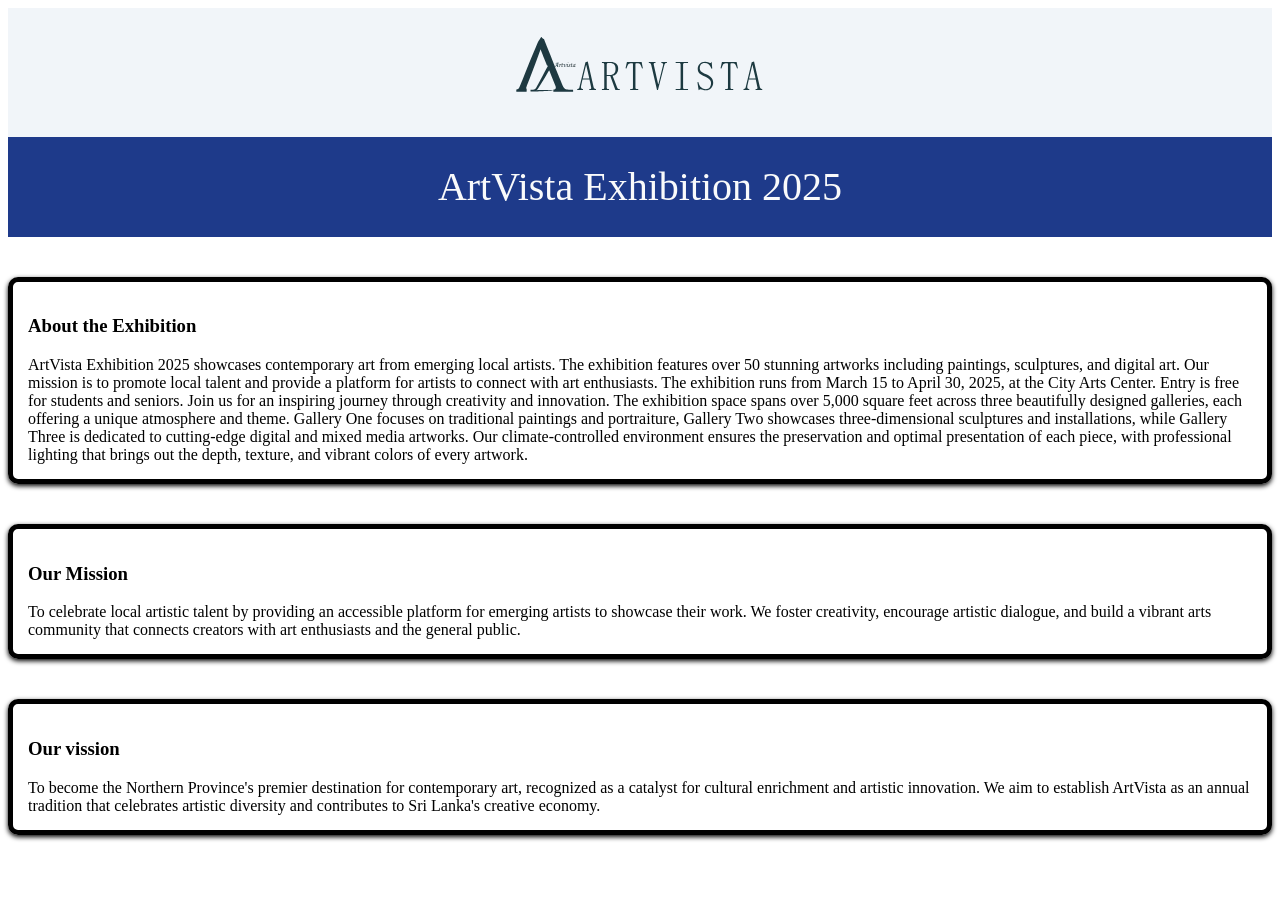
<file: style/index.html>
<html>
   <head>
   <title> </title>
      
    <link rel="stylesheet" href="style.css">
   
   
   
   
   </head>
   
   
   <body> 
        <header id="header"> 
          
		<img id="logo" src="logo.svg">  
	    <div id="head">ArtVista Exhibition 2025</div>
		
		</header>
       
        <div id="pr"> 
		     
            <div class="con"> <h3 class="he">About the Exhibition</h3>
              ArtVista Exhibition 2025 showcases contemporary art from emerging local artists. 
			  The exhibition features over 50 stunning artworks including paintings, sculptures, and digital art.
			  Our mission is to promote local talent and provide a platform for artists to connect with art enthusiasts.
			  The exhibition runs from March 15 to April 30, 2025, at the City Arts Center.
			  Entry is free for students and seniors. Join us for an inspiring journey through creativity and innovation.
			  
			  The exhibition space spans over 5,000 square feet across three beautifully designed galleries, each offering a unique atmosphere and theme.
			  Gallery One focuses on traditional paintings and portraiture, Gallery Two showcases three-dimensional sculptures and installations, while Gallery Three is dedicated to cutting-edge digital and mixed media artworks.
			  Our climate-controlled environment ensures the preservation and optimal presentation of each piece, with professional lighting that brings out the depth, texture, and vibrant colors of every artwork.
			  
			  </div>
            
			<div class="con"> <h3 class="he">Our Mission</h3>  
               To celebrate local artistic talent by providing an accessible platform for emerging artists to showcase their work. 
			   We foster creativity, encourage artistic dialogue, and build a vibrant arts community that connects creators with art enthusiasts and the general public.
			   </div>
            
			<div class="con"> <h3 class="he"> Our vission</h3>
               To become the Northern Province's premier destination for contemporary art, recognized as a catalyst for cultural enrichment and artistic innovation. 
			   We aim to establish ArtVista as an annual tradition that celebrates artistic diversity and contributes to Sri Lanka's creative economy.            
            </div>

   
   
   
   
   
   
   </body>
  


















</html>
</file>
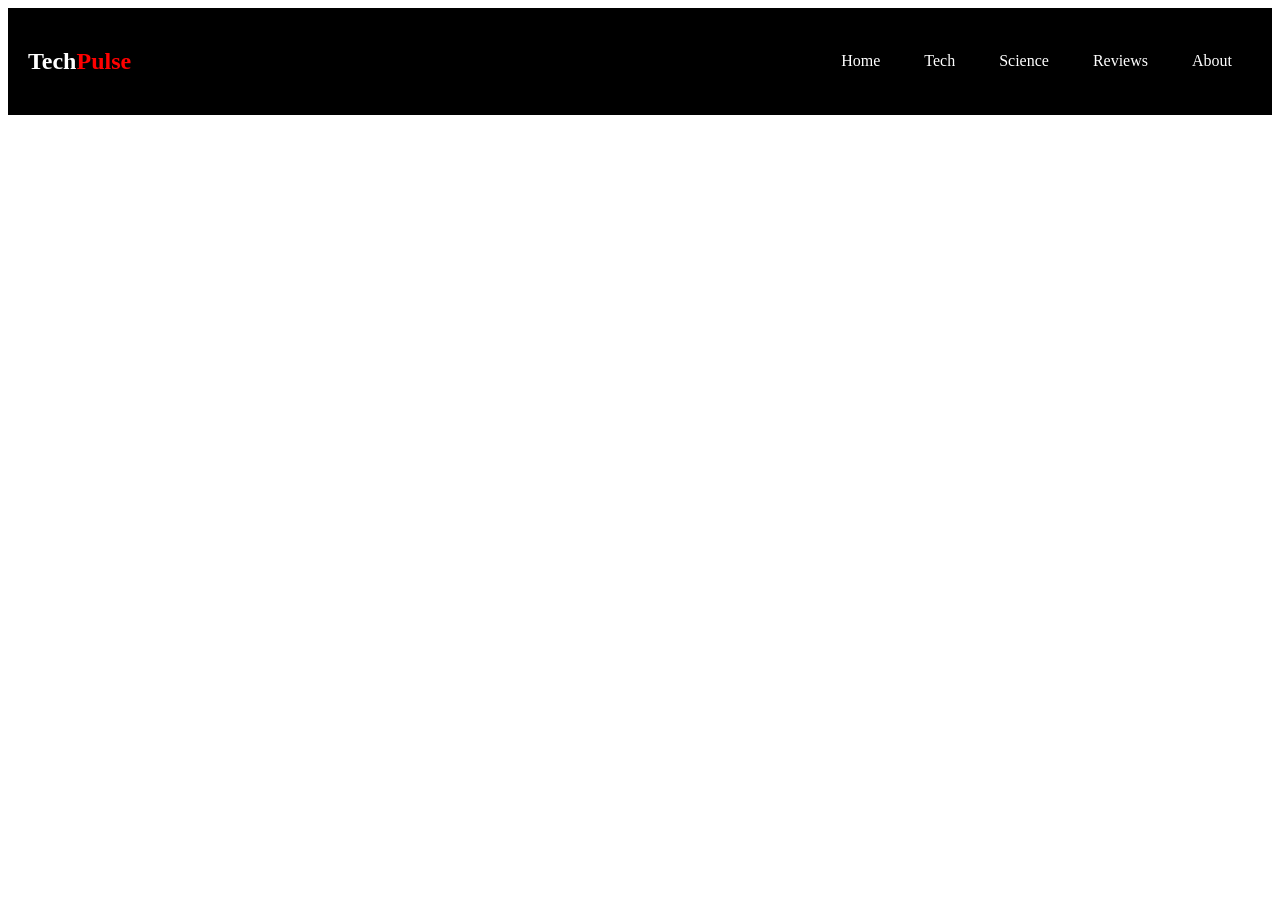
<file: tec/index.html>
<html>
	<head>
	   <title></title>
	   
		<link rel="stylesheet" href="style.css">



	</head>
	   
	   

	<body>
		<nav id="nav">
			<div>
				<h2 style="color:white;">Tech</h2>
				<h2 style="color:red;">Pulse</h2> 
			</div>
			<ul type="none">
				 
				 <li class="li"> Home </li></div>
				 <li class="li">Tech </li> </div>
				 <li class="li"> Science</li>
				 <li class="li">Reviews</li>
				 <li class="li">About</li>	 
		   
			</ul>
		
		</nav>
	</body>

</html>
</file>
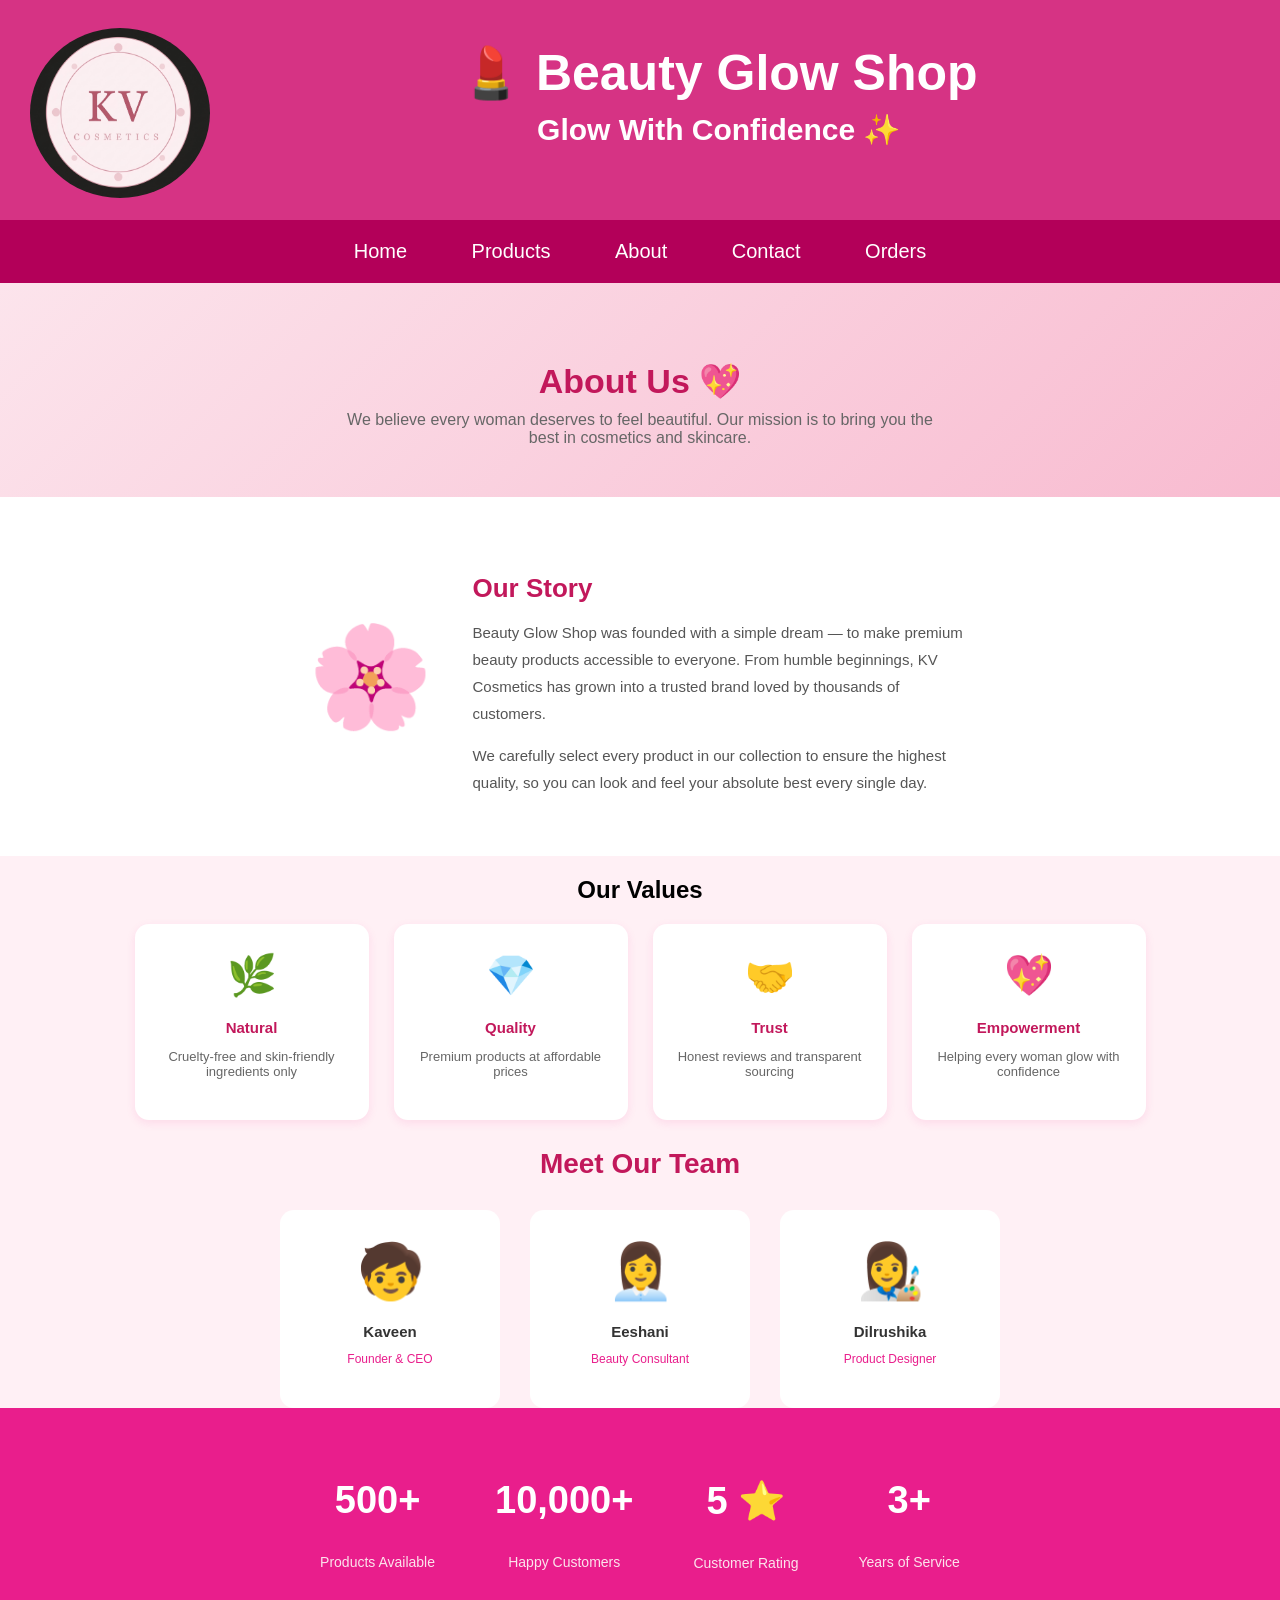
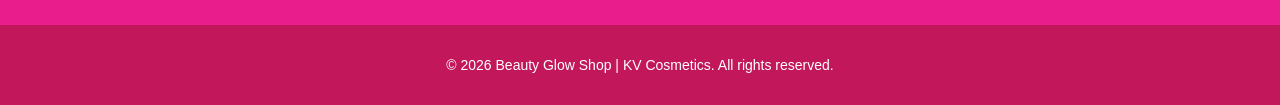
<file: project/about.html>
<!DOCTYPE html>
<html>
<head>
  <title>About</title>
  <link rel="stylesheet" href="style_homepage.css">
</head>
<body>
  
<header>
  <div class="div">
  <img class="logo" src="logo.png">
  <h1>💄 Beauty Glow Shop <br> <p class="gw">Glow With Confidence ✨</p></h1>
  </div>
  
  
</header>

<nav>
  <a href="index.html">Home</a>
  <a href="products.html">Products</a>
  <a href="about.html">About</a>
  <a href="contact.html">Contact</a>
  <a href="cart.html">Orders</a>
</nav>


 <div class="about-banner">
    <h2>About Us 💖</h2>
    <p>We believe every woman deserves to feel beautiful. Our mission is to bring you the best in cosmetics and skincare.</p>
  </div>   
   
  <div class="story">
    <div class="story-emoji">🌸</div>
      <div class="story-text">
      <h3>Our Story</h3>
      <p>Beauty Glow Shop was founded with a simple dream — to make premium beauty products accessible to everyone. From humble beginnings, KV Cosmetics has grown into a trusted brand loved by thousands of customers.</p>
      <p>We carefully select every product in our collection to ensure the highest quality, so you can look and feel your absolute best every single day.</p>
      </div>
    </div>
  <div class="Value">
  <h2>Our Values</h2>
      <div class="values-grid">
      <div class="value-card">
        <div class="icon">🌿</div>
        <h4>Natural</h4>
        <p>Cruelty-free and skin-friendly ingredients only</p>
      </div>
        
       <div class="value-card">
        <div class="icon">💎</div>
        <h4>Quality</h4>
        <p>Premium products at affordable prices</p>
      </div>
      <div class="value-card">
        <div class="icon">🤝</div>
        <h4>Trust</h4>
        <p>Honest reviews and transparent sourcing</p>
      </div>
      <div class="value-card">
        <div class="icon">💖</div>
        <h4>Empowerment</h4>
        <p>Helping every woman glow with confidence</p>
      </div>
      </div>
  </div>   
  <div class="team">
    <h3>Meet Our Team</h3>
    <div class="team-grid">
      <div class="team-card">
        <div class="avatar">🧒</div>
        <h4>Kaveen</h4>
        <p>Founder & CEO</p>
      </div>
      <div class="team-card">
        <div class="avatar">👩‍💼</div>
        <h4>Eeshani</h4>
        <p>Beauty Consultant</p>
      </div>
      <div class="team-card">
        <div class="avatar">👩‍🎨</div>
        <h4>Dilrushika</h4>
        <p>Product Designer</p>
      </div>
    </div>
  </div>
 
   <div class="stats">
    <div class="stat">
      <h2>500+</h2>
      <p>Products Available</p>
    </div>
    <div class="stat">
      <h2>10,000+</h2>
      <p>Happy Customers</p>
    </div>
    <div class="stat">
      <h2>5 ⭐</h2>
      <p>Customer Rating</p>
    </div>
    <div class="stat">
      <h2>3+</h2>
      <p>Years of Service</p>
    </div>
  </div>
 <footer>
    <p>&copy; 2026 Beauty Glow Shop | KV Cosmetics. All rights reserved.</p>
  </footer>
</body>
</html>
</file>
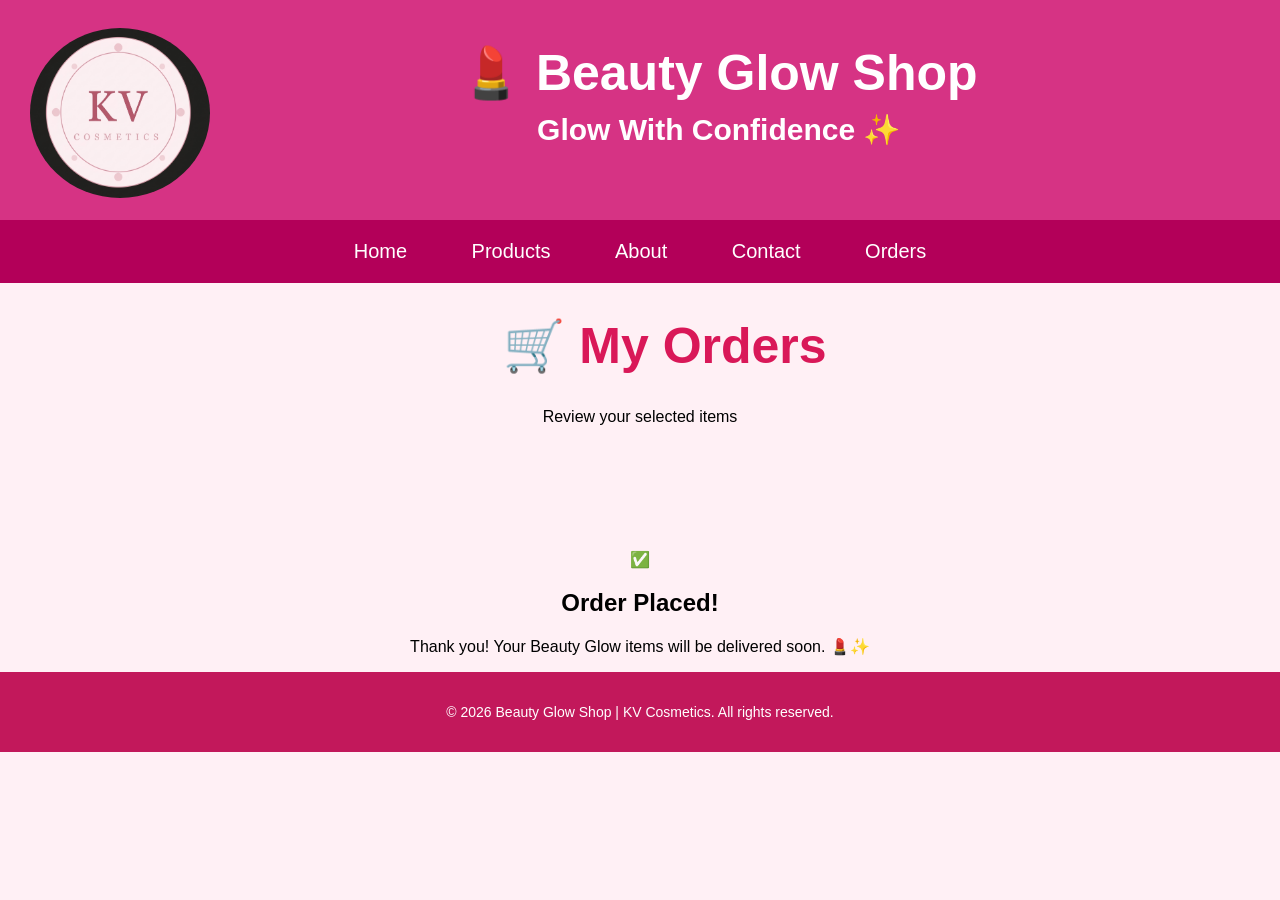
<file: project/cart.html>
<!DOCTYPE html>
<html>
<head>
  <title>My Orders - Beauty Glow Shop</title>
  <link rel="stylesheet" href="style_homepage.css">
</head>
<body>

<header>
  <div class="div">
    <img class="logo" src="logo.png">
    <h1>💄 Beauty Glow Shop <br><p class="gw">Glow With Confidence ✨</p></h1>
  </div>
</header>

<nav>
  <a href="index.html">Home</a>
  <a href="products.html">Products</a>
  <a href="about.html">About</a>
  <a href="contact.html">Contact</a>
  <a href="cart.html">Orders</a>
</nav>

<div class="cart-container">
  <h1 class="Page_title">🛒 My Orders</h1>
  <p>Review your selected items</p><br>
  <div id="cartContent"></div>
</div>

<div class="success-bg" id="successBg">
  <div class="success-box">
    <div class="tick">✅</div>
    <h2>Order Placed!</h2>
    <p>Thank you! Your Beauty Glow items will be delivered soon. 💄✨</p>
    
  </div>
</div>
<footer>
  <p>&copy; 2026 Beauty Glow Shop | KV Cosmetics. All rights reserved.</p>
</footer>
</body>
</html>
</file>
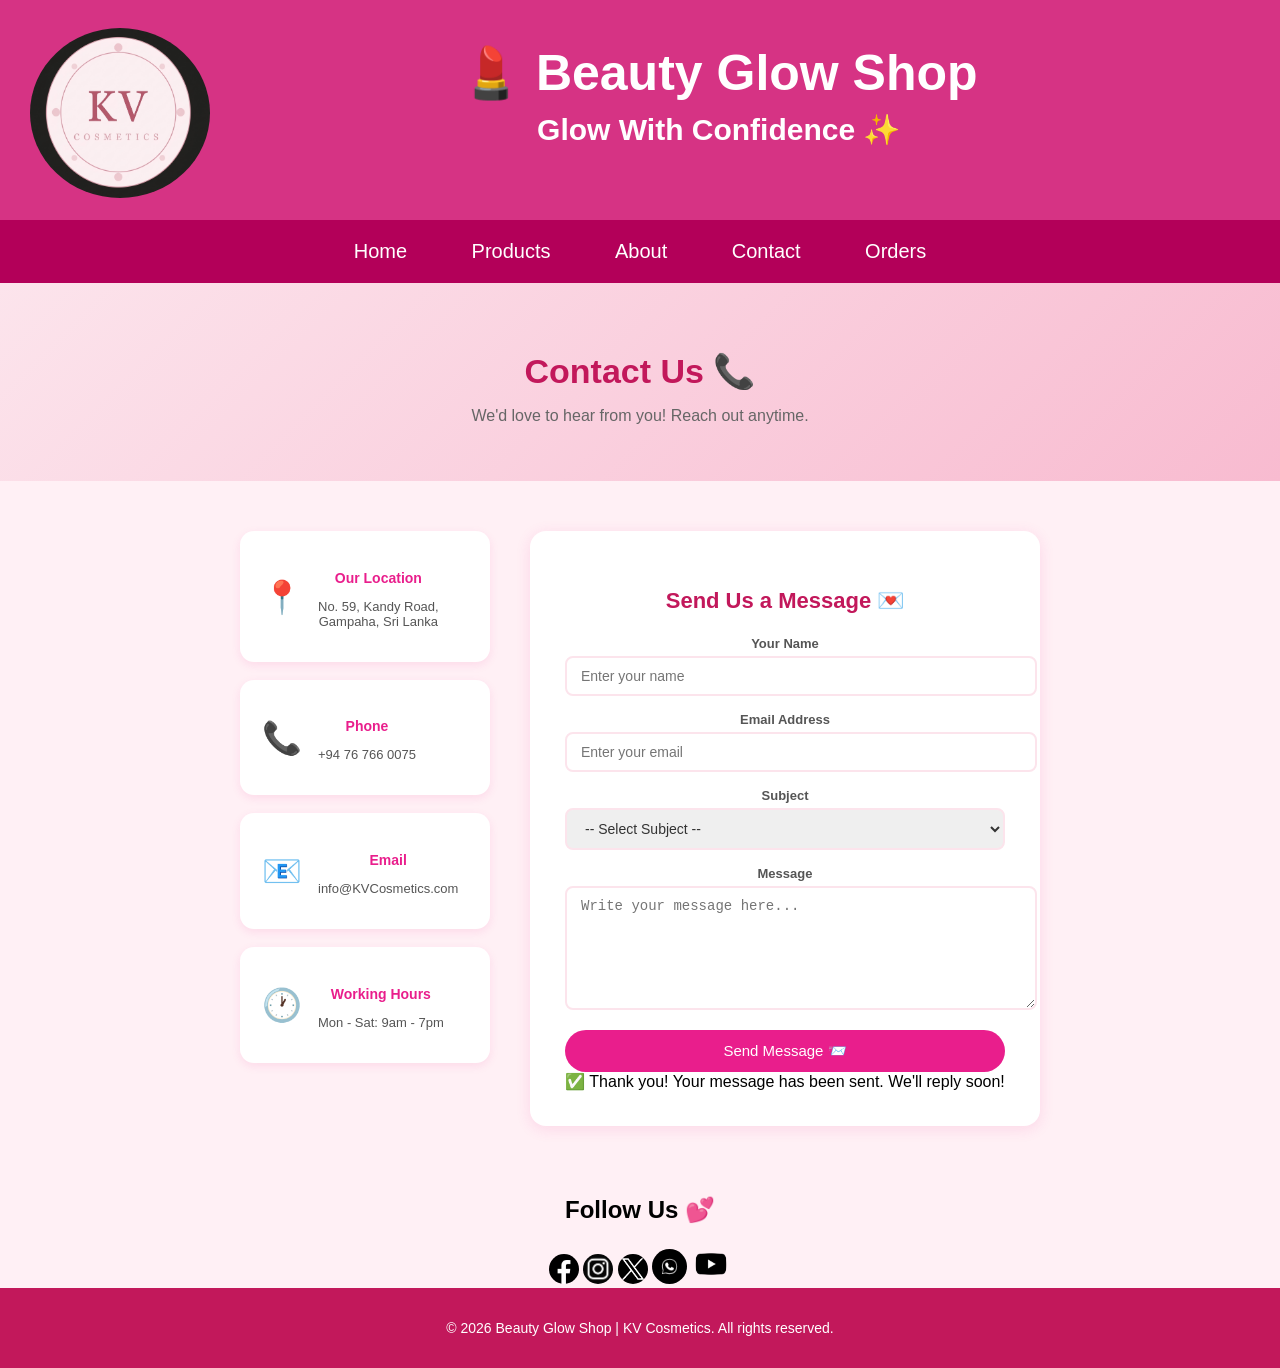
<file: project/Contact.html>
<!DOCTYPE html>
<html>
    <head>
      <title>Contact</title>
      <link rel="stylesheet" href="style_homepage.css">
    </head>
 <body>
  <header>
  <div class="div">
  <img class="logo" src="logo.png">
  <h1>💄 Beauty Glow Shop <br> <p class="gw">Glow With Confidence ✨</p></h1>
  </div>
  
  
</header>

<nav>
  <a href="index.html">Home</a>
  <a href="products.html">Products</a>
  <a href="about.html">About</a>
  <a href="contact.html">Contact</a>
  <a href="cart.html">Orders</a>
</nav>

     <div class="contact-banner">
        <h2>Contact Us 📞</h2>
        <p>We'd love to hear from you! Reach out anytime.</p>
     </div>

  
  <div class="contact-section">

    
    <div class="contact-info">
      <div class="info-card">
        <span class="icon">📍</span>
        <div>
          <h4>Our Location</h4>
          <p>No. 59, Kandy Road,<br>Gampaha, Sri Lanka</p>
        </div>
      </div>
      <div class="info-card">
        <span class="icon">📞</span>
        <div>
          <h4>Phone</h4>
          <p>+94 76 766 0075</p>
        </div>
      </div>
      <div class="info-card">
        <span class="icon">📧</span>
        <div>
          <h4>Email</h4>
          <p>info@KVCosmetics.com</p>
        </div>
      </div>
      <div class="info-card">
        <span class="icon">🕐</span>
        <div>
          <h4>Working Hours</h4>
          <p>Mon - Sat: 9am - 7pm</p>
        </div>
      </div>
    </div>

    
    <div class="contact-form">
      <h3>Send Us a Message 💌</h3>

      <div class="form-group">
        <label>Your Name</label>
        <input type="text" id="name" placeholder="Enter your name" />
      </div>
      <div class="form-group">
        <label>Email Address</label>
        <input type="email" id="email" placeholder="Enter your email" />
      </div>
      <div class="form-group">
        <label>Subject</label>
        <select id="subject">
          <option value="">-- Select Subject --</option>
          <option>Product Inquiry</option>
          <option>Order Issue</option>
          <option>Return / Refund</option>
          <option>General Question</option>
        </select>
      </div>
      <div class="form-group">
        <label>Message</label>
        <textarea id="message" placeholder="Write your message here..."></textarea>
      </div>
      <button class="submit-btn" onclick="showDetails()">Send Message 📨</button>

      <div class="success-msg" id="successMsg">
        ✅ Thank you! Your message has been sent. We'll reply soon!
      </div>
    </div>
  </div>

  
  <div class="social-section">
    <h2>Follow Us 💕</h2>
    <div class="social-icons">
      <a class="social-icon" title="Facebook"><image class="icon_f" src="facebook.jpg"></a>
      <a class="social-icon" title="Instagram"><image class="icon_i" src="instergram.jpg"></a>
      <a class="social-icon" title="twitter"><image class="icon_t" src="x-twitter.webp"></a>
      <a class="social-icon" title="WhatsApp"><image class="icon_w" src="whatsapp.jpg"></a>
      <a class="social-icon" title="YouTube"><image class="icon_y" src="youtube.webp"></a>
    </div>
  </div>
 <footer>
    <p>&copy; 2026 Beauty Glow Shop | KV Cosmetics. All rights reserved.</p>
  </footer>
<script src="script.js"></script>
</body>
</html>
</file>
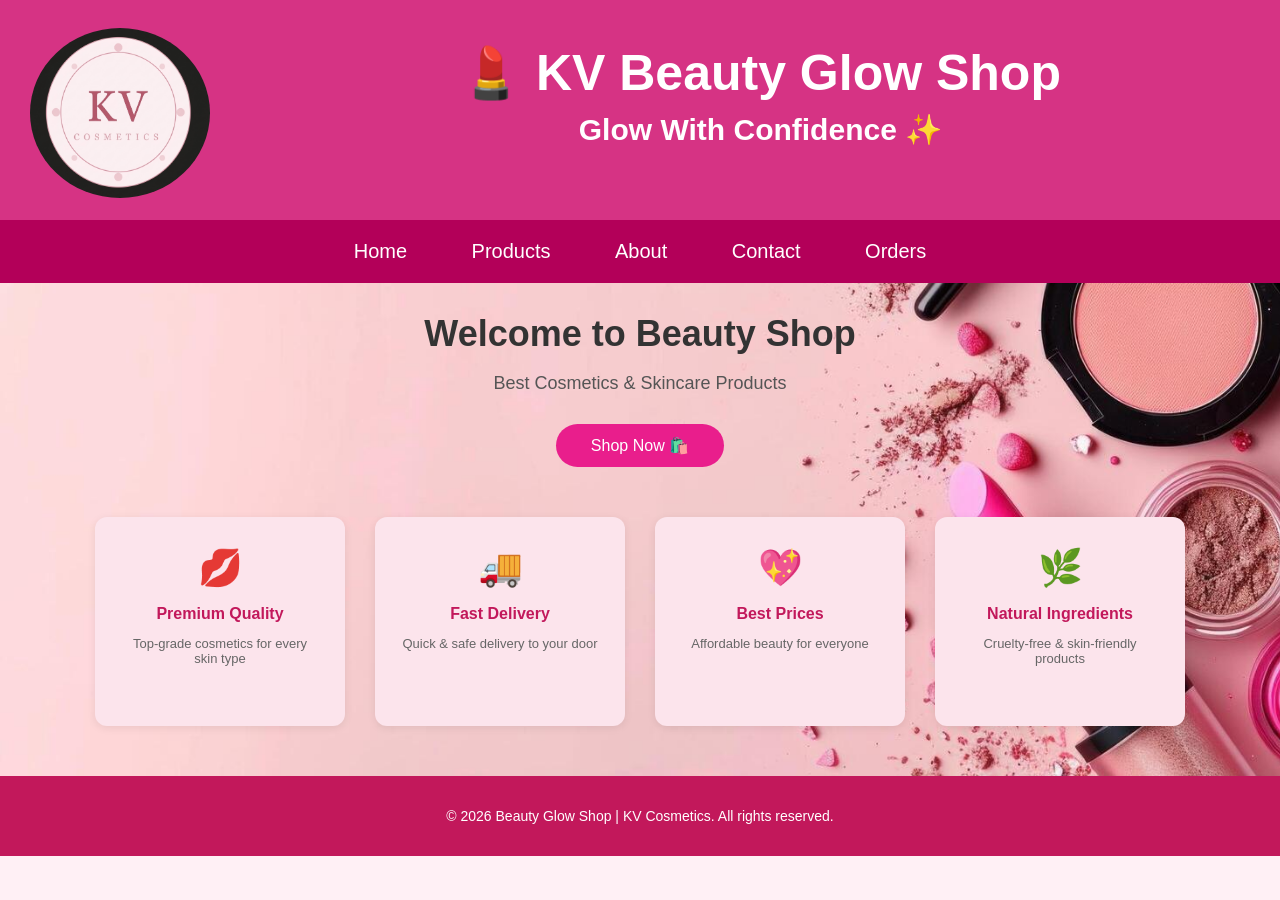
<file: project/homepage.html>
<!DOCTYPE html>
<html>
<head>
  <title>Beauty Glow Shop</title>
  <link rel="stylesheet" href="style_homepage.css">
  <style>
      body{
        background-image:url(makeup.jpg);
        background-size:cover;
        background-repeat: no-repeat;
      }
  </style>
</head>
<body>

<header>
  <div class="div">
  <img class="logo" src="logo.png">
  <h1>💄 KV Beauty Glow Shop <br> <p class="gw">Glow With Confidence ✨</p></h1>
  </div>
  
  
</header>

<nav>
  <a href="index.html">Home</a>
  <a href="products.html">Products</a>
  <a href="about.html">About</a>
  <a href="contact.html">Contact</a>
  <a href="cart.html">Orders</a>
</nav>


<section class="hero">
<div class="hero">
    <h2>Welcome to Beauty Shop</h2>
    <p>Best Cosmetics &amp; Skincare Products</p>
    <a href="products.html"><button class="hero-btn">Shop Now 🛍️</button></a>
  </div>
    <div class="features">
    <div class="feature-card">
      <div class="icon">💋</div>
      <h3>Premium Quality</h3>
      <p>Top-grade cosmetics for every skin type</p>
    </div>
    <div class="feature-card">
      <div class="icon">🚚</div>
      <h3>Fast Delivery</h3>
      <p>Quick & safe delivery to your door</p>
    </div>
    <div class="feature-card">
      <div class="icon">💖</div>
      <h3>Best Prices</h3>
      <p>Affordable beauty for everyone</p>
    </div>
    <div class="feature-card">
      <div class="icon">🌿</div>
      <h3>Natural Ingredients</h3>
      <p>Cruelty-free & skin-friendly products</p>
    </div>
  </div>
</section>
 <footer>
    <p>&copy; 2026 Beauty Glow Shop | KV Cosmetics. All rights reserved.</p>
  </footer>


</body>
</html>
</file>
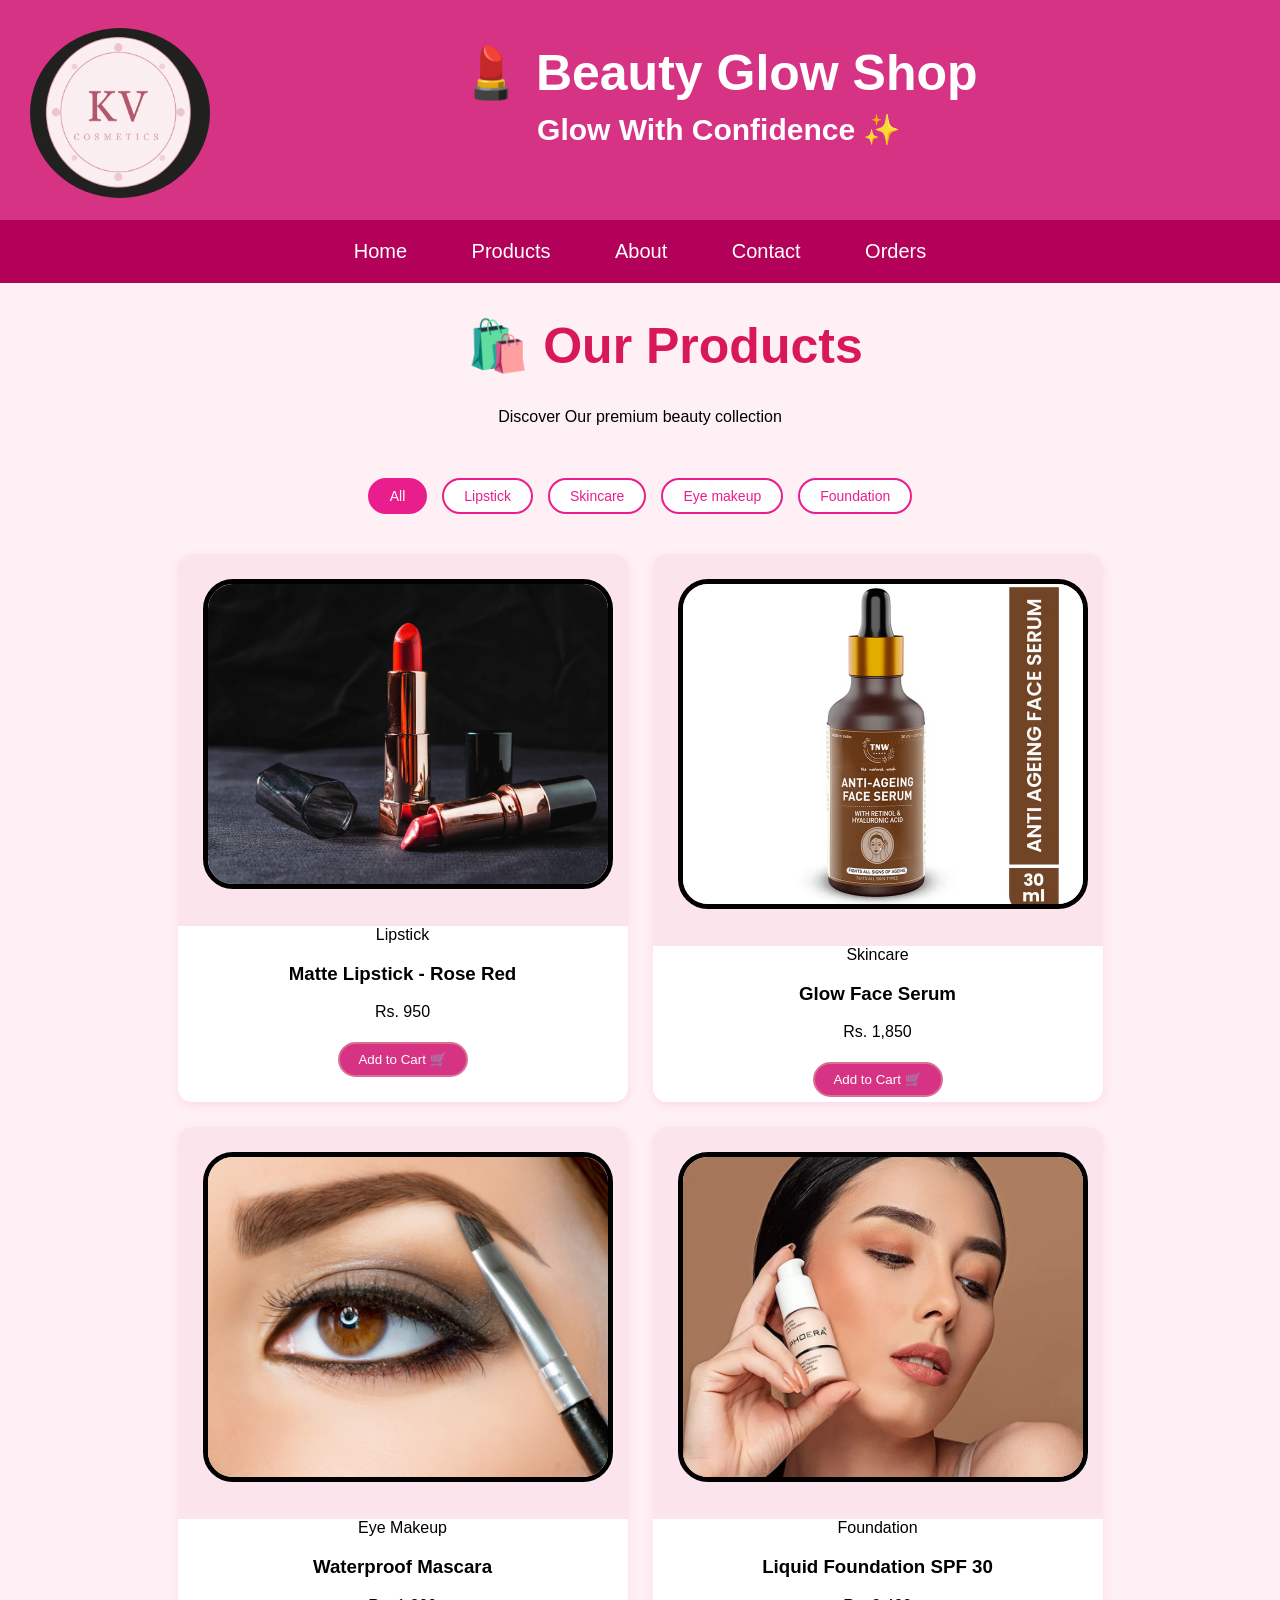
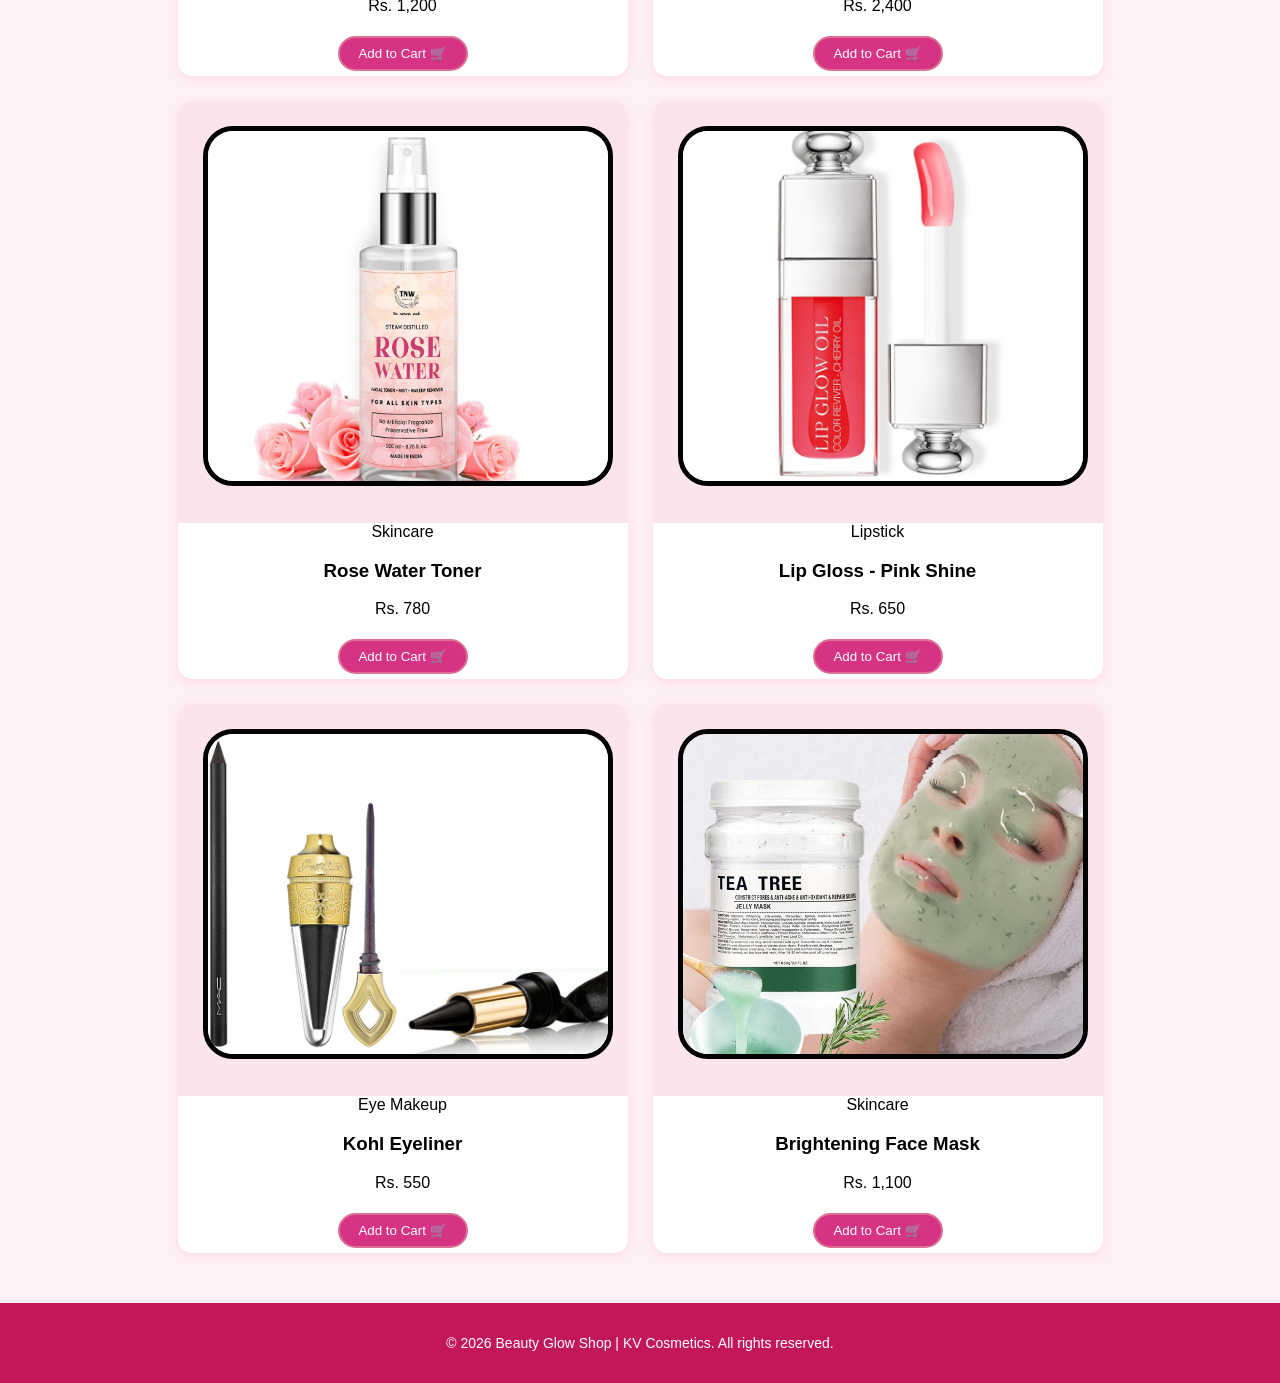
<file: project/products.html>
<!DOCTYPE html>
<html>
<head>
  <title>Products</title>
  <link rel="stylesheet" href="style_homepage.css">
</head>
<body>



<header>
  <div class="div">
  <img class="logo" src="logo.png">
  <h1>💄 Beauty Glow Shop <br> <p class="gw">Glow With Confidence ✨</p></h1>
  </div>
</header>

<nav>
  <a href="index.html">Home</a>
  <a href="products.html">Products</a>
  <a href="about.html">About</a>
  <a href="contact.html">Contact</a>
  <a href="cart.html">Orders</a>
</nav>

<h1 class="Page_title">🛍️ Our Products</h1>
<p>Discover Our premium beauty collection </p><br><br>


<div class="filters">
  <button class="filter-btn active">All</button>
  <button class="filter-btn">Lipstick</button>
  <button class="filter-btn">Skincare </button>
  <button class="filter-btn">Eye makeup</button>
  <button class="filter-btn">Foundation</button>

</div>


  <div class="products-grid" id="productsGrid">
    <div class="product-card" data-category="lipstick">
      <div class="product-emoji"><img class="lipstick"src="lipstick.jpg"></div>
      <div class="product-info">
        <span class="category">Lipstick</span>
        <h3>Matte Lipstick - Rose Red</h3>
        <p class="price">Rs. 950</p>
        <a href="cart.html"><button class="add-btn">Add to Cart 🛒</button></a>
      </div>
    </div>
    <div class="product-card" data-category="skincare">
      <div class="product-emoji"><img class="serum" src="serum.avif"></div>
      <div class="product-info">
        <span class="category">Skincare</span>
        <h3>Glow Face Serum</h3>
        <p class="price">Rs. 1,850</p>
        <a href="cart.html"><button class="add-btn">Add to Cart 🛒</button></a>
      </div>
    </div>
    <div class="product-card" data-category="eyemakeup">
      <div class="product-emoji"><img class="eye" src="eye.jpg"></div>
      <div class="product-info">
        <span class="category">Eye Makeup</span>
        <h3>Waterproof Mascara</h3>
        <p class="price">Rs. 1,200</p>
        <a href="cart.html"><button class="add-btn">Add to Cart 🛒</button></a>
      </div>
    </div>
    <div class="product-card" data-category="foundation">
      <div class="product-emoji"><img class="spf" src="spf.webp"></div>
      <div class="product-info">
        <span class="category">Foundation</span>
        <h3>Liquid Foundation SPF 30</h3>
        <p class="price">Rs. 2,400</p>
        <a href="cart.html"><button class="add-btn">Add to Cart 🛒</button></a>
      </div>
    </div>
    <div class="product-card" data-category="skincare">
      <div class="product-emoji"><img class="rose" src="rose.webp"></div>
      <div class="product-info">
        <span class="category">Skincare</span>
        <h3>Rose Water Toner</h3>
        <p class="price">Rs. 780</p>
        <a href="cart.html"><button class="add-btn">Add to Cart 🛒</button></a>
      </div>
    </div>
    <div class="product-card" data-category="lipstick">
      <div class="product-emoji"><img class="gloss" src="lip gloss.jpg"></div>
      <div class="product-info">
        <span class="category">Lipstick</span>
        <h3>Lip Gloss - Pink Shine</h3>
        <p class="price">Rs. 650</p>
        <a href="cart.html"><button class="add-btn">Add to Cart 🛒</button></a>
      </div>
    </div>
    <div class="product-card" data-category="eyemakeup">
      <div class="product-emoji"><img class="eyeliner" src="eyeliner.jpg"></div>
      <div class="product-info">
        <span class="category">Eye Makeup</span>
        <h3>Kohl Eyeliner</h3>
        <p class="price">Rs. 550</p>
        <a href="cart.html"><button class="add-btn">Add to Cart 🛒</button></a>
      </div>
    </div>
    <div class="product-card" data-category="skincare">
      <div class="product-emoji"><img class="mask" src="facemask.jpg"></div>
      <div class="product-info">
        <span class="category">Skincare</span>
        <h3>Brightening Face Mask</h3>
        <p class="price">Rs. 1,100</p>
        <a href="cart.html"><button class="add-btn">Add to Cart 🛒</button></a>
      </div>
    </div>
  </div>


  <footer>
    <p>&copy; 2026 Beauty Glow Shop | KV Cosmetics. All rights reserved.</p>
  </footer>


<script src="script.js"></script>
</body>
</html>
</file>
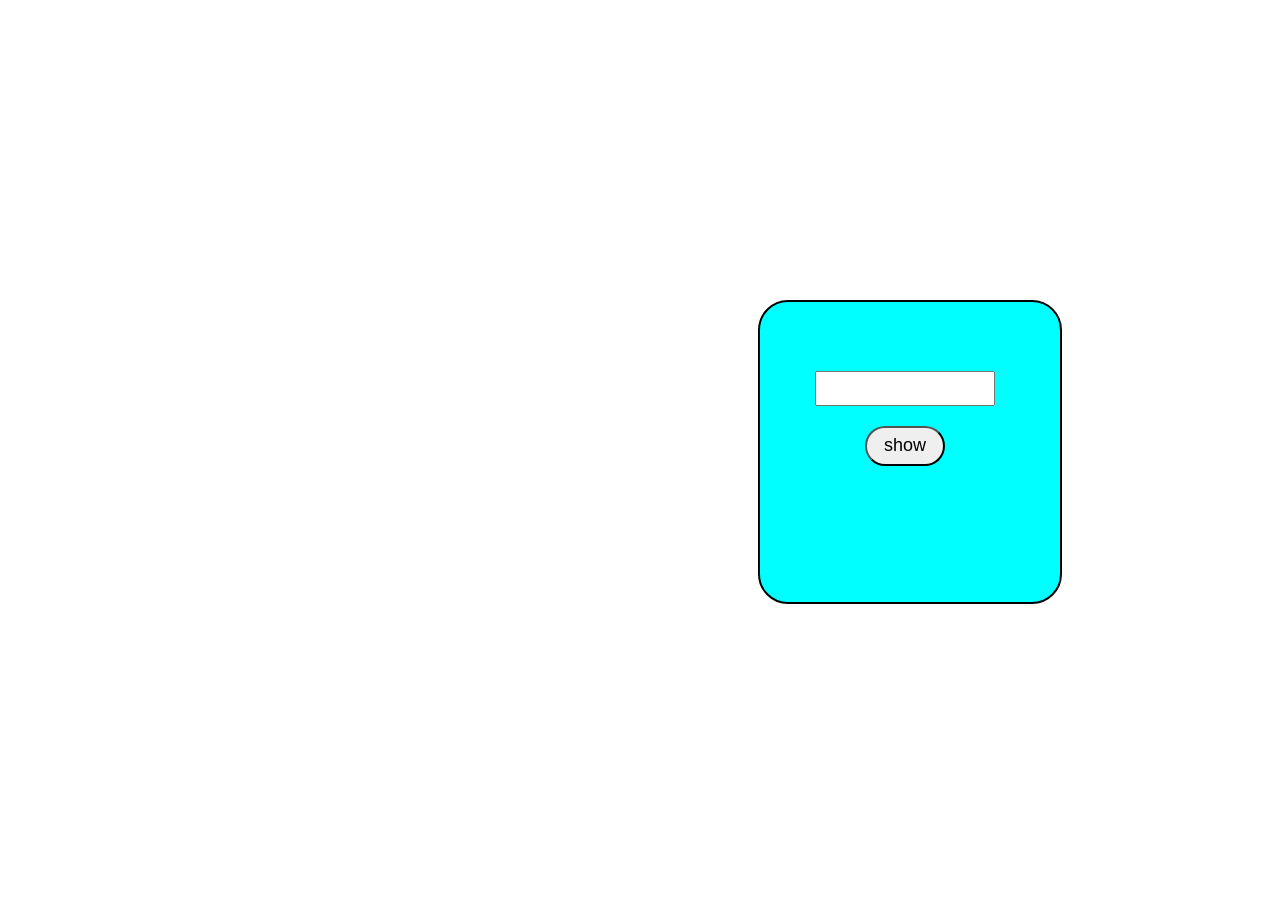
<file: show/showname.html>
<html>
<head>
<title></title>
<link rel="stylesheet" href="style1.css">
</head>
<body>
   <div class="A">
      <input type="text" id="name">


      <button onclick="showName()">show</button><br><br>
      <p id="result"></p>


   </div>
 
   <script src="show.js"></script>


</body>





</html>
</file>
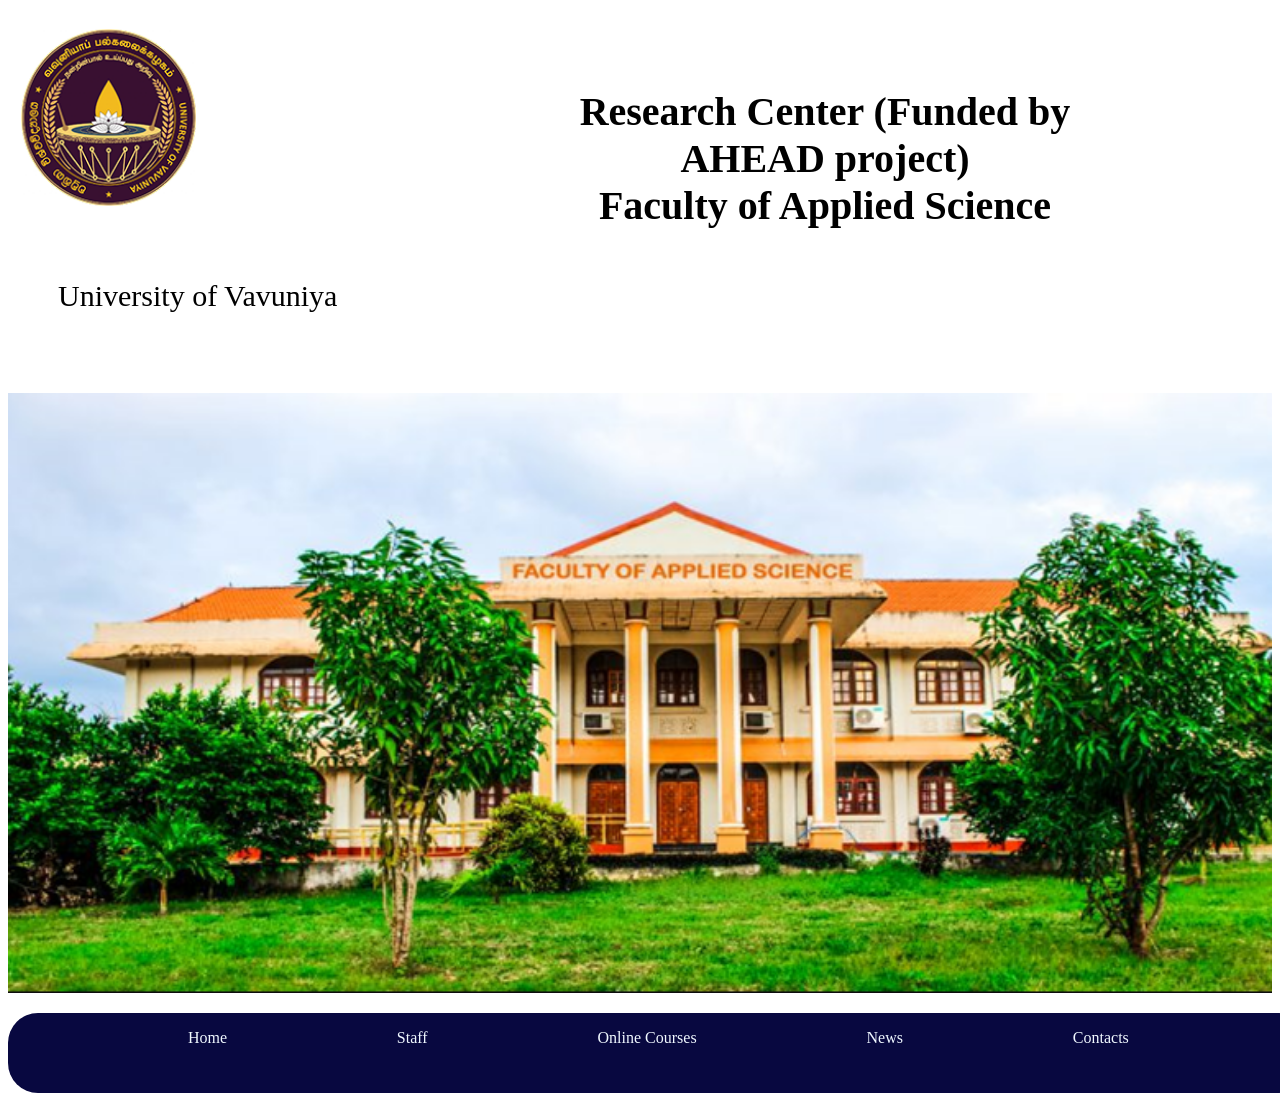
<file: style2/university of Vavuniya.html>
<html>
 <head> 
      <title>Uiversity of Vavuniya
      </title>

<link rel = "stylesheet" href="style.css">
    

</head>   

<body>
     <div class="head">
     <img class="K" src="UOV.png" >
    
   
     <h1 class="U">
        <center>
             Research Center (Funded by AHEAD project) <br>Faculty of Applied Science
        </center>
    </h1>
    
    </div>

<p class="P">University of Vavuniya</p>
 <img class ="A" src="wall.png">

     <nav id="R">
     <li class="under">
          <a href="#">Home</a> 
     </li>
     <li class="under">
          <a href="#">Staff</a>
     </li>
     <li class="under">
          <a href="#">Online Courses </a>
     </li>
     <li class="under">
          <a href="#">News</a>
     
     </li>
     <li class="under">
          <a href="#">Contacts</a>
     </li>

    </nav>

















</body>


</html>
</file>
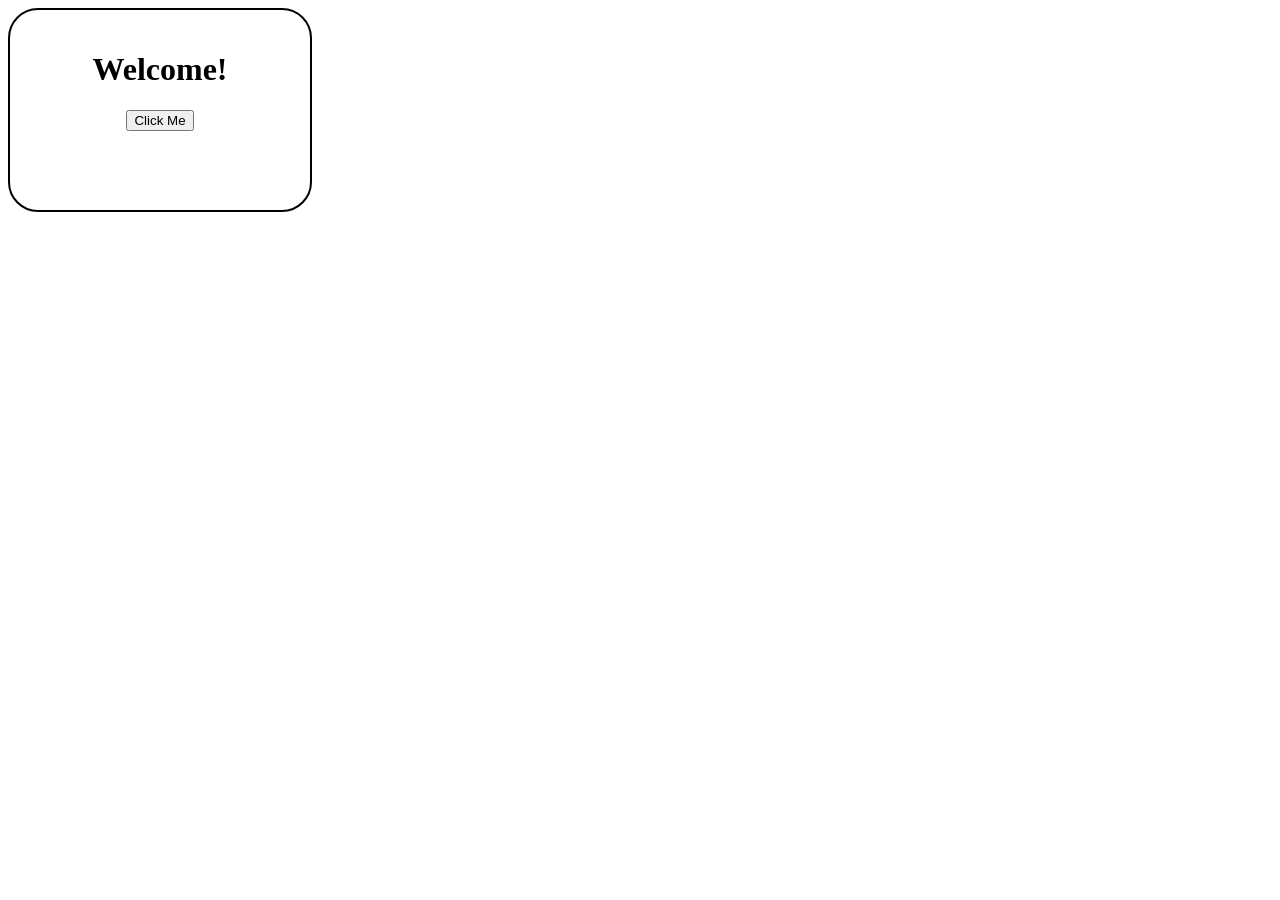
<file: style2/welcome.html>
<html>
<head><title>Welcome</title></head>
<link rel="stylesheet" href="style1.css">
<body>
    <div class="container">
     <h1 id="title">Welcome!</h1>

     <button id="changeBtn">
        Click Me
     </button>
     </div>
<script src="script.js"></script>


</body>







</html>
</file>
<file: style/style.css>
#header{display:flex;
        background-color:#F1F5F9;
        position:sticky;
		justify-content:center;
		align-items:center;
        flex-direction:column;
        top:0px;


          }


#logo{width:300px;
      height:80 px;}
	  
	  
#head{ display:flex;
       justify-content:center;
	   align-items:center;
	   flex-direction:column;
	   background-color: #1E3A8A;
	   width:100%;
	   height:100px;
	   color:#F9FAFB;
	   font-size:40px;
}	  
	  
#pr{ display:flex;
	 margin-top:40px;
	 align-items:center;
	 flex-direction:column;
	 justify-content:center;
     gap:40px;	 
    }	  
	  
	  
.con{ border:solid black 5px;
	  padding:15px;
	  border-radius:10px;
	  box-shadow:0px 2px 5px black;
	  
     }
</file>
<file: tec/style.css>
:root{
	--color-bg:black;
	--color-text:white;
	
	--font-main:arial;
	--spacing-unit:10px;
	
	
	
}

#nav{
	display:flex;
	justify-content:space-between;
	align-items:center;
	padding:20px;
	background-color:black;
	margin:0px;  
}

#nav div{
	display:flex;
	flex-direction:row;
}

.li{ display:inline;
    justify-content:flex-end;
     margin:20px;
	 color:white;
     align-items:right;
 
 }
</file>
<file: project/style_homepage.css>
/* ----Home page---- */

body {
  font-family: Arial;
  margin: 0;
  text-align: center;
  background: #fff0f5;
  width:100%;
  height:100%;
}

/* ----header---- */

header {
  background: #d63384;
  color: white;
  padding:10px;
  position:sticky;
}

/* ----my navigation bar---- */

nav {
  background: #b30059;
  padding: 20px;  
}

nav a {
  color: white;
  margin:30px;
  text-decoration: none;
  font-size:20px;
  transition:0.2s;
}
nav a:hover{ color:yellow; }


/*---- KV my logo---- */

.logo{
    width:180px;
    height:170px;
    border-radius: 100%;
    margin-left:20px;
    margin-top:15px;
    margin-bottom:10px ;
}

/* ----beauty text---- */

.div{
    display:flex;
    align-items: center;
    gap:200px;
}

h1{
   margin-left:50px;
   font-size:50px;
}

/* ----glow with confidence---- */

.gw{
   font-size:30px;
   margin-top:10px;
   
}

/* ----welcome to beauty ----*/

.hero h2 { font-size: 36px; font-weight: bold; color: #333; margin-bottom: 10px; }
.hero p { font-size: 18px; color: #555; margin-bottom: 30px; }

/* ----shop now button ----*/

.hero-btn {
      background: #e91e8c;
      color: white;
      padding: 12px 35px;
      border: none;
      border-radius: 25px;
      font-size: 16px;
      cursor: pointer;
      text-decoration: none;
      transition: transform 0.5s ease;
      
    }

 /*---- hover style ----*/ 

.hero-btn:hover { 
          background: #c2185b;
          transform:scale(1.1);
            } 

            /*---- features card ----*/

.features {
      display: flex;
      justify-content: center;
      gap: 30px;
      padding: 50px 40px;
      flex-wrap: wrap;
    }
.feature-card {
      background: #fce4ec;
      border-radius: 12px;
      padding: 30px 25px;
      text-align: center;
      width: 200px;
      box-shadow: 0 2px 8px rgba(0,0,0,0.08);
      transition:all 0.3s;
    }
.feature-card .icon { font-size: 36px; margin-bottom: 10px; }
.feature-card h3 { font-size: 16px; color: #c2185b; font-weight: bold; margin-bottom: 6px; }
.feature-card p { font-size: 13px; color: #666; }

/* ----hover style ----*/

.feature-card:hover{ 
      transition:all 0.3s;
      transform:translateY(-8px);
      display:inline-block;
  }

/* ----footer style ----*/

footer {
      background: #c2185b;
      color: white;
      text-align: center;
      padding: 18px;
      font-size: 14px;
      position:sticky;
        }
    /* ----about us in about.html ----*/

    .about-banner {
      background: linear-gradient(135deg, #fce4ec, #f8bbd0);
      text-align: center;
      padding: 50px 20px;
    }
    .about-banner h2 { font-size: 34px; color: #c2185b; font-weight: bold; margin-bottom: 10px; }
    .about-banner p { font-size: 16px; color: #666; max-width: 600px; margin: 0 auto; }
  
    /* ----story ----*/

    .story {
      display: flex;
      align-items: center;
      gap: 40px;
      padding: 50px 80px;
      background: white;
      flex-wrap:wrap;
      justify-content: center;
      text-align:left;
      
      
    }
    .story-emoji { font-size: 100px; }
    .story-text { max-width: 500px; }
    .story-text h3 { font-size: 26px; color: #c2185b; margin-bottom: 14px; }
    .story-text p { font-size: 15px; color: #555; line-height: 1.8; margin-bottom: 10px; }

    /* ----Values ----*/

    .values {
      padding: 50px 40px;
      text-align: center;
      background: #fce4ec;
    }
    .values h3 { font-size: 28px; color: #c2185b; margin-bottom: 30px; font-weight: bold; }

    /* ----value display flex point ----*/

    .values-grid {
      display: flex;
      justify-content: center;
      gap: 25px;
      flex-wrap: wrap;
      
    }

    /*----value card----*/

    .value-card {
      background: white;
      border-radius: 14px;
      padding: 28px 22px;
      width: 190px;
      box-shadow: 0 3px 10px rgba(233,30,140,0.1);
    }
    .value-card .icon { font-size: 40px; margin-bottom: 12px; }
    .value-card h4 { font-size: 15px; color: #c2185b; font-weight: bold; margin-bottom: 6px; }
    .value-card p { font-size: 13px; color: #666; }

    .value-card:hover{
                      transform: translateY(-10px);
                      transition:all 0.25s; }     
    
    /*---team card---*/

    .team h3 { font-size: 28px; color: #c2185b; margin-bottom: 30px; font-weight: bold; }

    /*----team card flex----*/
   
    .team-grid {
      display: flex;
      justify-content: center;
      gap: 30px;
      flex-wrap: wrap;

    }

    /*----team cards----*/

    .team-card {
      background:white;
      border-radius: 14px;
      padding: 30px 20px;
      width: 180px;
      text-align: center;
  
    }
    .team-card .avatar { font-size: 54px; margin-bottom: 10px; } /*team icon */
    .team-card h4 { font-size: 15px; color: #333; font-weight: bold; margin-bottom: 4px; }
    .team-card p { font-size: 12px; color: #e91e8c; }
    
    .team-card:hover{ transform: translateY(-10px);  /*card hover */
                      transition:all 0.25s; 
    }
   
    /*----status----*/
   
    .stats {
      background: #e91e8c;
      padding: 40px;
      display: flex;
      justify-content: center;
      gap: 60px;
      flex-wrap: wrap;
      text-align: center;
    }
    .stat h2 { font-size: 38px; font-weight: bold; color: white; }
    .stat p { font-size: 14px; color: #fce4ec; }

  /* ----page title our products - product html----*/
    .Page_title{
     color:rgb(217, 24, 88);       
    }
  .filter-btn{
      background: white;
      border: 2px solid #e91e8c;
      color: #e91e8c;
      padding: 8px 20px;
      border-radius: 20px;
      cursor: pointer;
      font-size: 14px;
      transition: all 0.2s;}
    
.filter-btn:hover,.filter-btn.active{
        background: #e91e8c;
        color:white;

        
}

.filters{
        display:flex;
        align-items: center;
        justify-content: center;
        gap:15px;
        flex-wrap:wrap;
        margin-bottom: 30px;
        padding: 0 20px;
}
    /*---- different products ----*/


.products-grid {
      display: flex;
      flex-wrap: wrap;
      justify-content: center;
      gap: 25px;
      padding: 10px 40px 50px;
    }
    .product-card
     {
      background: white;
      border-radius: 14px;
      width:450px;
      box-shadow: 0 3px 10px rgba(233,30,140,0.1);
      overflow: hidden;
      text-align: center;
      transition: transform 0.2s, box-shadow 0.2s;
    }
    .product-card:hover
     {
      transform: translateY(-5px);
      box-shadow: 0 8px 20px rgba(233,30,140,0.2);
    }
    .product-emoji 
    {
      background: #fce4ec;
      font-size: 54px;
      padding:25px;
      overflow: hidden;
      
    }

    /* ----different images are in the product_card---- */


    .lipstick{    width:100%;
                  height:300px;
                  border-radius:30px;
                  object-fit: cover;
                  overflow: hidden;
                  border:5px solid black;
      }
    .serum{
              width:100%;
              height:320px;
              border-radius:30px;
              object-fit: cover;
              overflow: hidden;
              border:5px solid black;
              
    }
    .eye{     width:100%;
              height:320px;
              border-radius:30px;
              object-fit: cover;
              overflow: hidden;
              border:5px solid black;
      
    }

    .spf{     width:100%;
              height:320px;
              border-radius:30px;
              object-fit: cover;
              overflow: hidden;
              border:5px solid black;}
     .rose{width:100%;
              height:350px;
              border-radius:30px;
              object-fit: cover;
              overflow: hidden;
              border:5px solid black;}
     .gloss{width:100%;
              height:350px;
              border-radius:30px;
              object-fit: cover;
              overflow: hidden;
              border:5px solid black;}
    
     .eyeliner{width:100%;
              height:320px;
              border-radius:30px;
              object-fit: cover;
              overflow: hidden;
              border:5px solid black;
              
            }
      .mask{width:100%;
              height:320px;
              border-radius:30px;
              object-fit: cover;
              overflow: hidden;
              border:5px solid black;
            }  
            
        /*---- add to cart button style---- */

     .add-btn
     {
         color:white;
         background-color: #d63384;
         border-radius:30px;
         border:2px solid palevioletred;
         width: 130px;
         height: 35px;
         margin: 5px;
         cursor: pointer;
     } 
       
     /*----contact us - contact html----*/

     .contact-banner  {
      background: linear-gradient(135deg, #fce4ec, #f8bbd0);
      text-align: center;
      padding: 40px 20px;
    }
    .contact-banner h2 { font-size: 34px; color: #c2185b; font-weight: bold; margin-bottom: 8px; }
    .contact-banner p { font-size: 16px; color: #666; }

    
    .contact-section 
    {
      display: flex;
      justify-content: center;
      gap: 40px;
      padding: 50px 40px;
      flex-wrap: wrap;
    }

    
    .contact-info 
    {
      display: flex;
      flex-direction: column;
      gap: 18px;
      min-width: 250px;
    }

    /*----info card----*/
    .info-card
     {
      background: white;
      border-radius: 14px;
      padding: 20px 22px;
      display: flex;
      align-items: center;
      gap: 16px;
      box-shadow: 0 3px 10px rgba(233,30,140,0.1);
    }
    .info-card .icon { font-size: 32px; }
    .info-card h4 { font-size: 14px; color: #e91e8c; font-weight: bold; margin-bottom: 3px; }
    .info-card p { font-size: 13px; color: #555; }

  
    .contact-form {
      background: white;
      border-radius: 16px;
      padding: 35px;
      width: 440px;
      box-shadow: 0 3px 15px rgba(233,30,140,0.12);
    }
    .contact-form h3 { font-size: 22px; color: #c2185b; margin-bottom: 22px; font-weight: bold; }
    .form-group { margin-bottom: 16px; }
    .form-group label { display: block; font-size: 13px; color: #555; margin-bottom: 5px; font-weight: 600; }
    .form-group input,.form-group select,.form-group textarea {
      width: 100%;
      padding: 10px 14px;
      border: 2px solid #fce4ec;
      border-radius: 8px;
      font-size: 14px;
      color: #333;
      outline: none;
      transition: border 0.2s;
    }
    .form-group input:focus,
    .form-group select:focus,
    .form-group textarea:focus { border-color: #e91e8c; }
    .form-group textarea { height: 100px; resize: vertical; }
    .submit-btn {
      background: #e91e8c;
      color: white;
      border: none;
      padding: 12px;
      border-radius: 25px;
      font-size: 15px;
      width: 100%;
      cursor:pointer;}
   
    /*----social media icon----*/
      .icon_f
    {
        width:30px;
        height:30px;
        border-radius: 100%;
        
      }

        .icon_i
        {
        width:30px;
        height:30px;
        border-radius: 100%;
        
      }

        .icon_w
        {
        width:35px;
        height:35px;
        border-radius: 100%;
      
      }

        .icon_t
        {
        width:30px;
        height:30px;
        border-radius: 100%;
        
      }

        .icon_y{
        width:40px;
        height:40px;
        border-radius: 100%;
      
      }

       .cart-container {
      max-width: 700px;
      margin: 30px auto;
      padding: 0 20px 60px;
    }
    .cart-item {
      background: white;
      border-radius: 14px;
      box-shadow: 0 3px 10px rgba(233,30,140,0.1);
      display: flex;
      align-items: center;
      gap: 16px;
      padding: 14px 18px;
      margin-bottom: 14px;
      text-align: left;
    }
    .cart-item img {
      width: 80px;
      height: 80px;
      object-fit: cover;
      border-radius: 12px;
      border: 3px solid #fce4ec;
    }
    .cart-item-info { flex: 1; }
    .cart-item-info .ctag {
      font-size: 11px;
      color: #e91e8c;
      font-weight: bold;
      text-transform: uppercase;
    }
    .cart-item-info h3 { font-size: 15px; color: #333; margin: 4px 0 5px; }
    .cart-item-info .cprice { font-size: 15px; font-weight: bold; color: #d63384; }
</file>
<file: show/style1.css>
.A{display:flex;
   background-color: aqua;
   margin-top: 300px;
   align-items: center;
   width:300px;
   height:300px;
   justify-content: center;
   align-items:center;
   border:2px solid black;
   border-radius:30px;
   margin-left:750px;
   flex-direction: column;
   
   
   }

button{
   border-radius: 20px;
   width:80px;
   height:40px;
   font-size:18px;
   margin-top:20px;
   margin-right:10px;

   

   
   
}     
.A{
   display: flex;
   
}
   input{
      width:180px;
      height:35px;
      font-size:18px;
      padding:5px;
      margin-right:10px;
   }
</file>
<file: style2/style.css>
.A{ width:100%;
    height:600px;
    margin-top:50px;
    background-size:cover;
    }

.K{width:200px;
    height:200px;
    padding-right:250px;
    margin-top:10px;
    margin-bottom:20px;
    margin-right:120px;

}   

.head{ justify-content:center ;
       display: flex;
}

#R
{ text-decoration: none;
  display: flex;
  margin-top:20px;
  padding: 20px 50px 50px;
  gap:40px;
  justify-content: space-evenly;
  list-style-type: none;
  color: aliceblue;
  width:95%;
  height:10px;
  background-color:rgb(8, 8, 64);
  align-items: center;
  border-radius:30px;

}

.U{ padding-right: 200px;
    margin-top:80px;
    margin-bottom:20px;
    font-size: 40px;

}
.p{
    font-size: 30px;
    margin-left:50px;
}

li{
   text-decoration:none; 
}
a{ text-decoration: none;
    margin-top:10px;
  color:aliceblue;
  width:50px;
  height:50px;

}
a.hover{color:red;}
</file>
<file: style2/style1.css>
body{border:2px solid black;
    width:300px;
    height:200px;
    border-radius: 30px;
    margin-top:center;
    

}

.container{
    align-items: center;
    display: flex;
    flex-direction: column;
    margin-top:20px;
    

}
</file>
